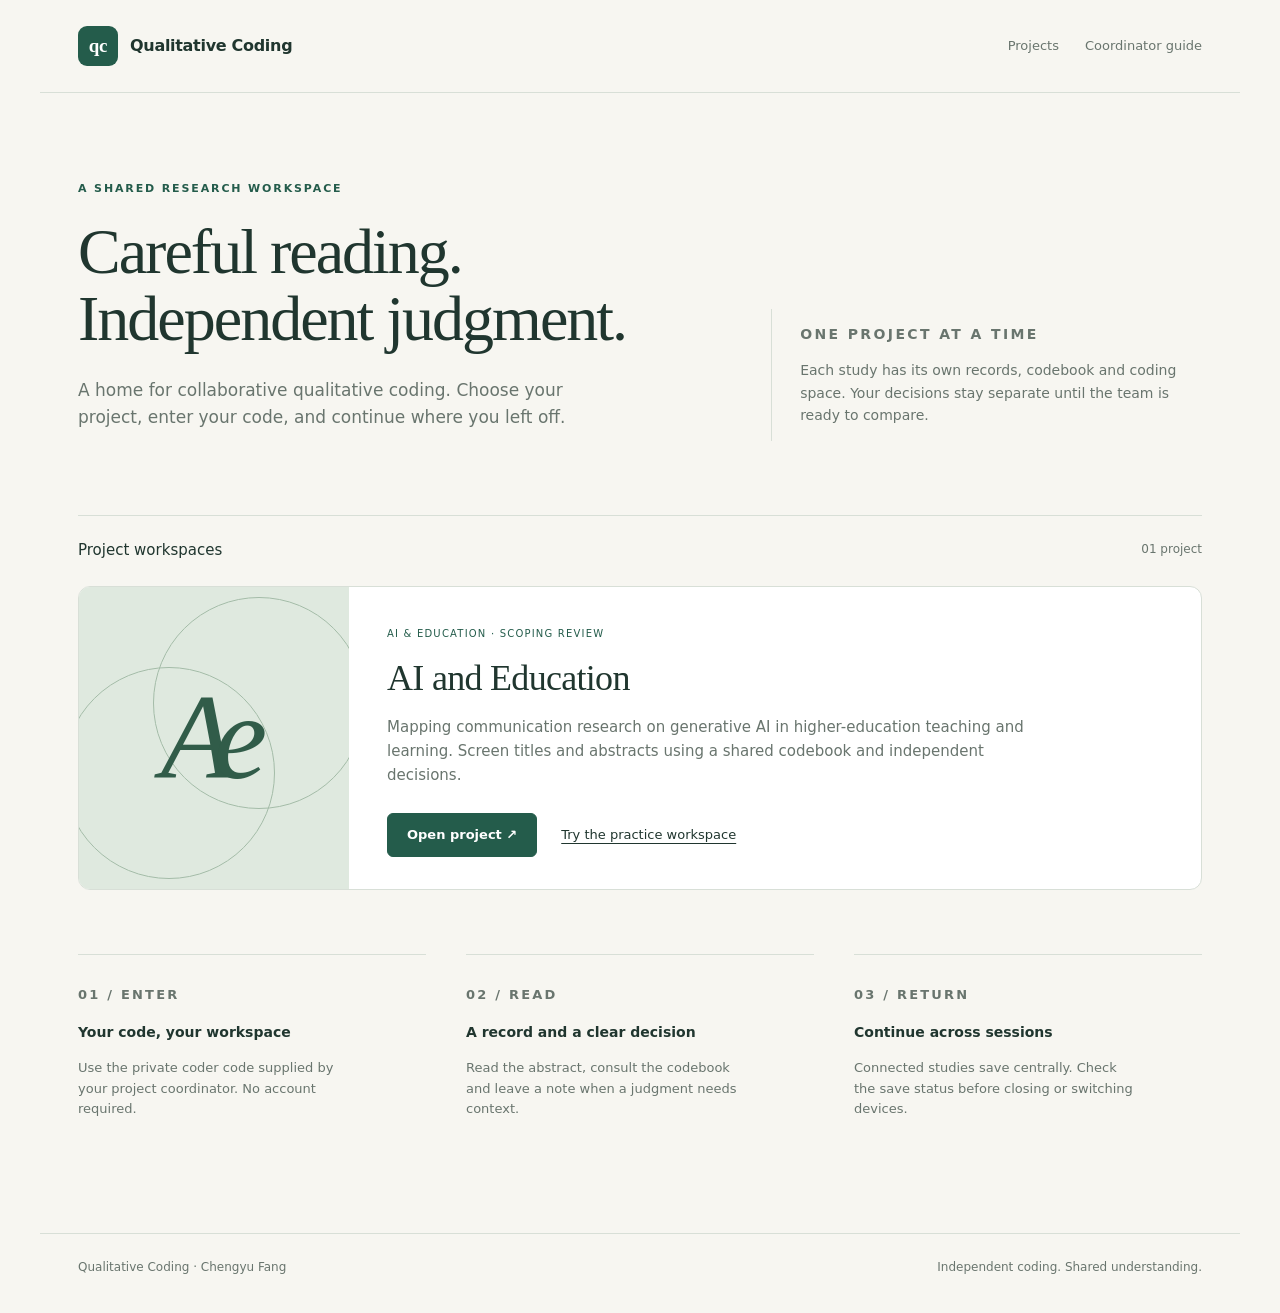
<file: docs/index.html>
<!doctype html><html lang="en"><head><meta charset="utf-8"><meta name="viewport" content="width=device-width,initial-scale=1"><meta name="description" content="A shared workspace for qualitative coding projects, beginning with AI and Education."><title>Qualitative Coding</title><link rel="stylesheet" href="assets/site.css"></head><body>
<header><a class="brand" href="./"><span class="monogram">qc</span>Qualitative Coding</a><nav class="nav" aria-label="Main"><a href="#projects">Projects</a><a href="setup/">Coordinator guide</a></nav></header>
<main><section class="hero"><div><p class="eyebrow">A shared research workspace</p><h1>Careful reading.<br>Independent judgment.</h1><p class="intro">A home for collaborative qualitative coding. Choose your project, enter your code, and continue where you left off.</p></div><aside class="hero-aside"><p class="eyebrow">One project at a time</p><p>Each study has its own records, codebook and coding space. Your decisions stay separate until the team is ready to compare.</p></aside></section>
<section id="projects" aria-labelledby="projectsTitle"><div class="section-label"><h2 id="projectsTitle">Project workspaces</h2><span class="number">01 project</span></div>
<article class="project"><div class="art" aria-hidden="true"><span class="a">Ae</span></div><div class="project-body"><span class="tag">AI &amp; Education · Scoping review</span><h3>AI and Education</h3><p>Mapping communication research on generative AI in higher-education teaching and learning. Screen titles and abstracts using a shared codebook and independent decisions.</p><div class="actions"><a class="button" href="ai-and-education/">Open project <span aria-hidden="true">↗</span></a><a class="text-link" href="ai-and-education/?demo=1">Try the practice workspace</a></div></div></article></section>
<section class="workflow" aria-label="How coding works"><div><p class="eyebrow">01 / Enter</p><b>Your code, your workspace</b><p>Use the private coder code supplied by your project coordinator. No account required.</p></div><div><p class="eyebrow">02 / Read</p><b>A record and a clear decision</b><p>Read the abstract, consult the codebook and leave a note when a judgment needs context.</p></div><div><p class="eyebrow">03 / Return</p><b>Continue across sessions</b><p>Connected studies save centrally. Check the save status before closing or switching devices.</p></div></section></main>
<footer><span>Qualitative Coding · Chengyu Fang</span><span>Independent coding. Shared understanding.</span></footer></body></html>
</file>
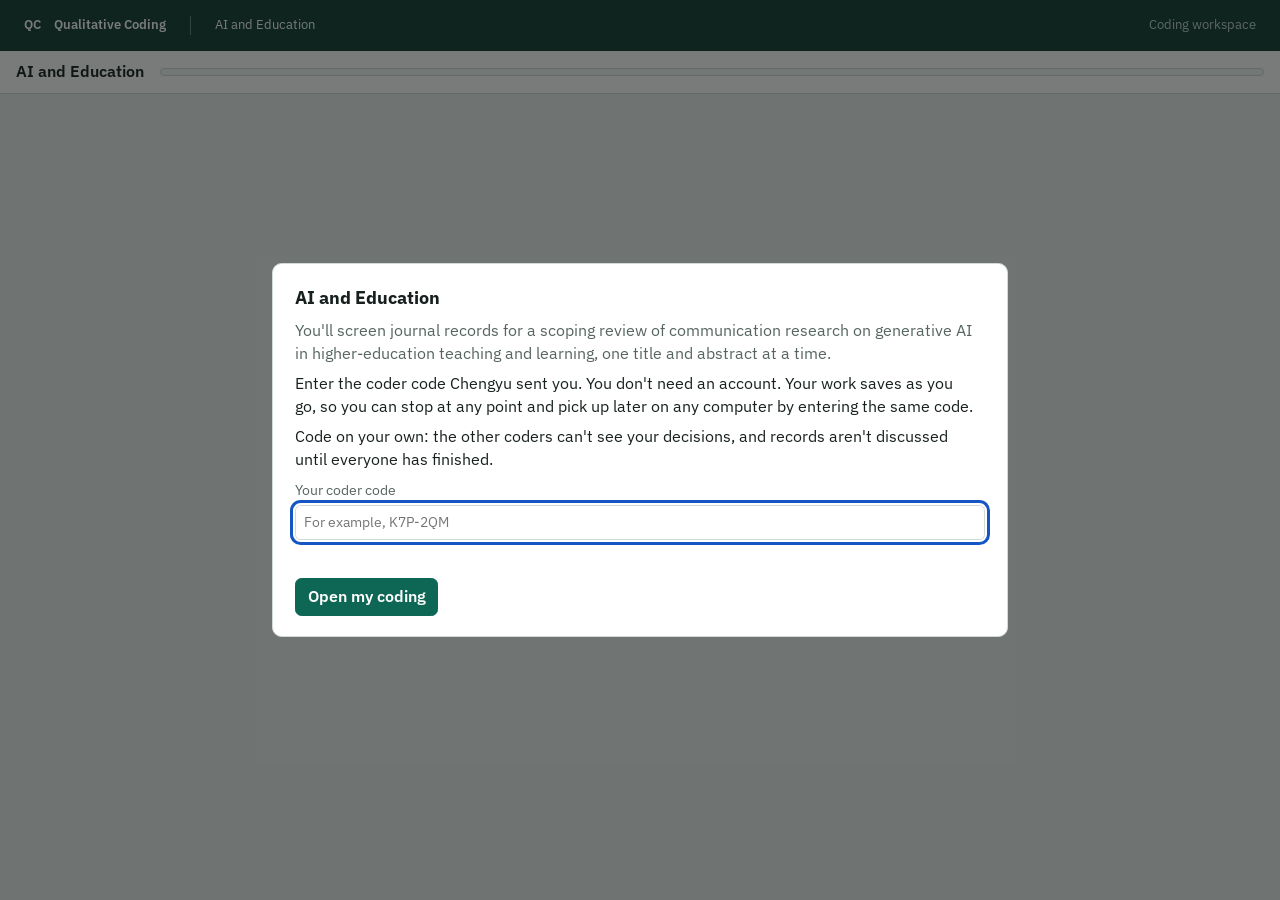
<file: docs/ai-and-education/index.html>
<!DOCTYPE html>
<html lang="en">
<head>
<meta charset="utf-8">

<title>AI and Education · Qualitative Coding</title>
<meta name="author" content="Chengyu Fang">
<link rel="preconnect" href="https://fonts.googleapis.com">
<link rel="preconnect" href="https://fonts.gstatic.com" crossorigin>
<link href="https://fonts.googleapis.com/css2?family=IBM+Plex+Sans:wght@400;500;600&family=Source+Serif+4:opsz,wght@8..60,400;8..60,600&display=swap" rel="stylesheet">
<style>
/* Layout: a reading column for the record beside a sticky coding panel; dialogs for setup, codebook, files and coders. */
:root{
  box-sizing:border-box;
  padding-top:env(safe-area-inset-top,0px); padding-bottom:env(safe-area-inset-bottom,0px);
  --bg:#EDF0EF; --panel:#FFFFFF; --ink:#17201E; --muted:#56655F; --line:#D2DAD7; --soft:#F5F7F6;
  --accent:#0E6655; --accent-ink:#FFFFFF; --focus:#1456C4;
  --hl-ai:#CFE0FF; --hl-he:#CBEBD3; --hl-sch:#FFDDB8; --hl-com:#E6D8FA; --hl-ink:#17201E;
  --inc:#1B7443; --uns:#9A6200; --bkg:#44556B; --exc:#A03B2B;
  --note-bg:#FFF4DD; --note-line:#E9C77E; --toast-bg:#17201E; --toast-ink:#F4F7F6;
  --ui:"IBM Plex Sans",system-ui,-apple-system,"Segoe UI",Roboto,sans-serif;
  --read:"Source Serif 4",Georgia,"Times New Roman",serif;
}
@media (prefers-color-scheme: dark){
  :root:not([data-theme="light"]){
    --bg:#111715; --panel:#1A2220; --ink:#E7EDEB; --muted:#9BADA7; --line:#2D3936; --soft:#202A27;
    --accent:#52C4A8; --accent-ink:#06231C; --focus:#8AB4FF;
    --hl-ai:#21407A; --hl-he:#1F5333; --hl-sch:#6A4313; --hl-com:#4A3378; --hl-ink:#F4F7F6;
    --inc:#59C98A; --uns:#E0A63C; --bkg:#9DB2CF; --exc:#F08A76;
    --note-bg:#33280F; --note-line:#7A5C1E; --toast-bg:#E7EDEB; --toast-ink:#111715;
    color-scheme:dark;
  }
}
:root[data-theme="dark"]{
  --bg:#111715; --panel:#1A2220; --ink:#E7EDEB; --muted:#9BADA7; --line:#2D3936; --soft:#202A27;
  --accent:#52C4A8; --accent-ink:#06231C; --focus:#8AB4FF;
  --hl-ai:#21407A; --hl-he:#1F5333; --hl-sch:#6A4313; --hl-com:#4A3378; --hl-ink:#F4F7F6;
  --inc:#59C98A; --uns:#E0A63C; --bkg:#9DB2CF; --exc:#F08A76;
  --note-bg:#33280F; --note-line:#7A5C1E; --toast-bg:#E7EDEB; --toast-ink:#111715;
  color-scheme:dark;
}
html{scroll-padding-top:env(safe-area-inset-top,0px)}
*,*::before,*::after{box-sizing:inherit}
[hidden]{display:none!important}
body{margin:0;background:var(--bg);color:var(--ink);font-family:var(--ui);font-size:16px;line-height:1.45}
body::before{content:"";position:fixed;inset:0 0 auto;height:env(safe-area-inset-top,0px);z-index:10;background:var(--panel)}
button,select,input,textarea{font:inherit;color:inherit}
button{cursor:pointer}
button:disabled{cursor:not-allowed;opacity:.55}
:focus-visible{outline:3px solid var(--focus);outline-offset:2px}
[tabindex="-1"]:focus{outline:none}
@media (prefers-reduced-motion: reduce){*{transition:none!important;animation:none!important}}

.top{position:sticky;top:env(safe-area-inset-top,0px);z-index:5;background:var(--panel);border-bottom:1px solid var(--line);
  display:flex;flex-wrap:wrap;gap:.5rem 1rem;align-items:center;padding:.6rem 1rem}
.where{font-weight:600;min-width:0}
.where small{display:block;font-weight:400;color:var(--muted);font-size:.85rem}
.bar{flex:1 1 10rem;height:.5rem;background:var(--soft);border:1px solid var(--line);border-radius:.25rem;overflow:hidden;min-width:8rem}
.bar i{display:block;height:100%;background:var(--accent);width:0}
.tools{display:flex;gap:.4rem;flex-wrap:wrap}
.btn{background:var(--panel);border:1px solid var(--line);border-radius:.4rem;padding:.4rem .7rem;color:var(--ink)}
.btn:hover:not(:disabled){border-color:var(--muted)}
.btn.primary{background:var(--accent);color:var(--accent-ink);border-color:var(--accent);font-weight:600}
.btn.quiet{border-color:transparent;background:transparent;color:var(--muted)}
.btn.danger{color:var(--exc)}
.btn[aria-pressed="true"]{border-color:var(--ink);box-shadow:inset 0 0 0 1px var(--ink)}

.banner{background:var(--note-bg);border-bottom:1px solid var(--note-line);color:var(--ink)}
.banner-in{max-width:78rem;margin:0 auto;padding:.6rem 1rem;display:flex;flex-wrap:wrap;gap:.5rem 1rem;align-items:center}
.banner p{margin:0;flex:1 1 18rem;min-width:0}

main{display:grid;grid-template-columns:minmax(0,1fr) 23rem;gap:1.25rem;max-width:78rem;margin:0 auto;padding:1.25rem 1rem 3rem}
@media (max-width:60rem){main{grid-template-columns:minmax(0,1fr)}}
.record{background:var(--panel);border:1px solid var(--line);border-radius:.5rem;padding:1.5rem 1.75rem;min-width:0}
@media (max-width:30rem){.record{padding:1.1rem 1rem}}
.recno{margin:0 0 .4rem;font-size:.8rem;letter-spacing:.06em;text-transform:uppercase;color:var(--muted);font-variant-numeric:tabular-nums}
.record h1{font-family:var(--read);font-weight:600;font-size:1.45rem;line-height:1.25;margin:0 0 .6rem;text-wrap:balance;overflow-wrap:anywhere}
.meta{color:var(--muted);font-size:.92rem;margin:0 0 1.1rem;overflow-wrap:anywhere}
.meta b{color:var(--ink);font-weight:500}
.abstract{font-family:var(--read);font-size:1.09rem;line-height:1.62;max-width:68ch;margin:0;white-space:pre-wrap;overflow-wrap:anywhere}
mark{color:var(--hl-ink);border-radius:.15rem;padding:0 .1rem}
.hl-ai{background:var(--hl-ai)} .hl-he{background:var(--hl-he)} .hl-sch{background:var(--hl-sch)} .hl-com{background:var(--hl-com)}
.legend{display:flex;flex-wrap:wrap;gap:.4rem .9rem;margin:1.2rem 0 0;padding-top:.8rem;border-top:1px solid var(--line);font-size:.85rem;color:var(--muted)}
.legend mark{font-family:var(--ui)}

.coding{align-self:start;position:sticky;top:calc(env(safe-area-inset-top,0px) + 4.2rem);background:var(--panel);border:1px solid var(--line);border-radius:.5rem;padding:1rem 1.1rem;min-width:0}
@media (max-width:60rem){.coding{position:static}}
.q{padding:.55rem 0;border-bottom:1px solid var(--line)}
.q.active .qt{font-weight:600}
.q.skipped{opacity:.5}
.qt{margin:0 0 .4rem;font-size:.95rem}
.opts{display:grid;grid-template-columns:repeat(3,1fr);gap:.35rem}
.opt{background:var(--soft);border:1px solid var(--line);border-radius:.35rem;padding:.38rem .2rem;font-size:.9rem}
.opt kbd{font-family:var(--ui);font-size:.75rem;color:var(--muted);margin-left:.25rem}
.opt[aria-pressed="true"]{background:var(--ink);color:var(--panel);border-color:var(--ink)}
.opt[aria-pressed="true"] kbd{color:var(--panel)}
.field{display:block;margin:.6rem 0 0;font-size:.88rem;color:var(--muted)}
.field input,.field select,.field textarea{display:block;width:100%;margin-top:.25rem;background:var(--panel);border:1px solid var(--line);border-radius:.35rem;padding:.4rem .5rem;color:var(--ink)}
.field textarea{min-height:3.2rem;resize:vertical}
.need{border-color:var(--exc)!important}
.dec{padding:.75rem 0 .2rem}
.dec h2{font-size:.95rem;margin:0 0 .4rem;font-weight:600}
.decs{display:grid;grid-template-columns:repeat(2,1fr);gap:.35rem}
.d{border:1px solid var(--line);background:var(--soft);border-radius:.35rem;padding:.45rem .3rem;font-weight:500}
.d[aria-pressed="true"]{color:var(--panel)}
.d.include[aria-pressed="true"]{background:var(--inc);border-color:var(--inc)}
.d.unsure[aria-pressed="true"]{background:var(--uns);border-color:var(--uns)}
.d.background[aria-pressed="true"]{background:var(--bkg);border-color:var(--bkg)}
.d.exclude[aria-pressed="true"]{background:var(--exc);border-color:var(--exc)}
.hint{font-size:.82rem;color:var(--muted);margin:.35rem 0 0}
.nav{display:flex;gap:.4rem;margin-top:.9rem}
.nav .btn{flex:1}
.status{font-size:.82rem;color:var(--muted);margin:.7rem 0 0;display:flex;gap:.45rem;align-items:flex-start}
.status i{flex:none;width:.55rem;height:.55rem;border-radius:50%;margin-top:.35rem;background:var(--muted)}
.status[data-mode="page"] i{background:var(--inc)}
.status[data-mode="browser"] i{background:var(--uns)}

dialog{border:1px solid var(--line);border-radius:.6rem;background:var(--panel);color:var(--ink);max-width:46rem;width:calc(100% - 2rem);padding:1.25rem 1.4rem;max-height:calc(100% - 2rem)}
dialog.wide{max-width:56rem}
dialog::backdrop{background:rgba(10,16,14,.55)}
dialog h2{margin:0 0 .5rem;font-size:1.15rem;text-wrap:balance}
dialog h3{margin:1.1rem 0 .35rem;font-size:.98rem}
dialog p,dialog li{margin:.4rem 0;max-width:68ch}
dialog ul,dialog ol{padding-left:1.25rem;margin:.3rem 0}
.lede{color:var(--muted)}
.gridmap{display:grid;grid-template-columns:repeat(auto-fill,minmax(2.6rem,1fr));gap:.25rem;margin:.6rem 0;max-height:34vh;overflow:auto}
.cell{border:1px solid var(--line);background:var(--soft);border-radius:.25rem;padding:.25rem 0;font-size:.78rem;text-align:center;font-variant-numeric:tabular-nums;color:var(--ink)}
.cell.include{background:var(--inc);color:var(--panel);border-color:var(--inc)} .cell.unsure{background:var(--uns);color:var(--panel);border-color:var(--uns)}
.cell.background{background:var(--bkg);color:var(--panel);border-color:var(--bkg)} .cell.exclude{background:var(--exc);color:var(--panel);border-color:var(--exc)}
.cell.here{outline:2px solid var(--ink);outline-offset:1px}
.cell.locked{opacity:.45}
.counts{display:flex;flex-wrap:wrap;gap:.3rem 1.1rem;font-size:.9rem;margin:.4rem 0;font-variant-numeric:tabular-nums}
.row{display:flex;flex-wrap:wrap;gap:.4rem;margin-top:.8rem;align-items:center}
.sep{height:1px;background:var(--line);margin:1rem 0}
.panel-note{background:var(--soft);border:1px solid var(--line);border-radius:.4rem;padding:.6rem .8rem;font-size:.9rem}
.msg{font-size:.88rem;color:var(--muted);min-height:1.2em;margin:.5rem 0 0}
details summary{cursor:pointer;color:var(--muted);font-size:.9rem;margin-top:.6rem}
.paste{width:100%;min-height:6rem;margin-top:.4rem;background:var(--panel);border:1px solid var(--line);border-radius:.35rem;padding:.45rem .5rem;font-family:ui-monospace,Menlo,Consolas,monospace;font-size:.8rem}

.book{font-size:.95rem}
.book .crit{display:grid;grid-template-columns:2.2rem minmax(0,1fr);gap:.2rem .6rem;margin:.5rem 0}
.book .crit b.n{font-variant-numeric:tabular-nums;color:var(--accent);font-weight:600}
.book .crit p{margin:0 0 .35rem}
.tablewrap{overflow-x:auto;margin:.4rem 0}
table{border-collapse:collapse;width:100%;font-size:.9rem}
th,td{text-align:left;vertical-align:top;padding:.4rem .55rem;border-bottom:1px solid var(--line)}
th{font-weight:600;color:var(--muted);font-size:.82rem;letter-spacing:.02em}
td.num{font-variant-numeric:tabular-nums;white-space:nowrap}
.pill{display:inline-block;font-size:.78rem;border-radius:999px;padding:.05rem .5rem;border:1px solid var(--line);color:var(--muted);white-space:nowrap}
.pill.on{border-color:var(--inc);color:var(--inc)}
.lab{display:inline-block;min-width:5.6rem;font-weight:600}
.lab.include{color:var(--inc)} .lab.unsure{color:var(--uns)} .lab.background{color:var(--bkg)} .lab.exclude{color:var(--exc)}

.loading{max-width:78rem;margin:2.5rem auto;padding:0 1rem;color:var(--muted)}
.toast{position:fixed;left:50%;bottom:calc(1rem + env(safe-area-inset-bottom,0px));transform:translateX(-50%);z-index:20;
  background:var(--toast-bg);color:var(--toast-ink);border-radius:.5rem;padding:.6rem .9rem;font-size:.92rem;max-width:min(36rem,calc(100% - 2rem));
  box-shadow:0 6px 24px rgba(0,0,0,.25)}
.project-brand{display:flex;align-items:center;gap:24px;padding:16px 24px;background:#163f36;color:#fff;font-size:13px}.project-brand a{color:#fff;text-decoration:none;font-weight:600}.project-brand a span{margin-left:10px}.project-name{border-left:1px solid #63877e;padding-left:24px}#modeLabel{margin-left:auto;color:#c4d6cf}.connection-notice{max-width:740px;margin:10vh auto;padding:32px}.connection-notice h1{font-family:var(--read);font-size:42px;line-height:1.12}.connection-notice .btn{display:inline-block;margin:12px 8px 12px 0;text-decoration:none}.eyebrow{font-size:12px;letter-spacing:.14em;color:var(--accent)}@media(max-width:600px){.project-brand{gap:12px;padding:14px}.project-brand a span{display:none}.project-name{padding-left:12px}#modeLabel{font-size:11px}.connection-notice{margin:4vh auto;padding:24px}.connection-notice h1{font-size:32px}}
</style>
</head>
<body>
<nav class="project-brand"><a href="../">QC <span>Qualitative Coding</span></a><span class="project-name">AI and Education</span><span id="modeLabel">Coding workspace</span></nav>
<header class="top">
  <div class="where"><span id="whereMain">AI and Education</span><small id="whereSub"></small></div>
  <div class="bar" aria-hidden="true"><i id="barFill"></i></div>
  <div class="tools" id="tools" hidden>
    <button class="btn" id="hlBtn" type="button" aria-pressed="true" title="Shortcut: H">Highlights</button>
    <button class="btn" id="mapBtn" type="button">Progress</button>
    <button class="btn" id="bookBtn" type="button">Codebook</button>
  </div>
</header>

<div class="banner" id="banner" hidden>
  <div class="banner-in"><p id="bannerText"></p><button class="btn quiet" id="bannerClose" type="button">Dismiss</button></div>
</div>

<section id="connectionNotice" class="connection-notice" hidden><p class="eyebrow">AI AND EDUCATION</p><h1>Your coding workspace is taking shape.</h1><p>The study connection has not been activated yet. Once it is ready, enter your coder code here to begin or resume.</p><a class="btn primary" href="?demo=1">Explore the practice workspace</a><a class="btn" href="../setup/">Coordinator setup</a><p class="hint">Practice uses fictional records and does not save to the study.</p></section>
<p class="loading" id="loading">Opening the coding site&hellip;</p>

<main id="work" hidden>
  <article class="record" aria-live="polite">
    <p class="recno" id="recno"></p>
    <h1 id="title"></h1>
    <p class="meta" id="meta"></p>
    <p class="abstract" id="abstract"></p>
    <div class="legend" id="legend">
      <span><mark class="hl-ai">AI terms</mark></span>
      <span><mark class="hl-he">Higher-education terms</mark></span>
      <span><mark class="hl-sch">School-level terms</mark></span>
      <span><mark class="hl-com">Communication theories and processes</mark></span>
    </div>
  </article>

  <aside class="coding" aria-label="Coding">
    <div id="questions"></div>
    <label class="field" id="theoryWrap" hidden>Theory, model or concept the abstract names
      <input id="theory" type="text" autocomplete="off" placeholder="In the paper's own words">
    </label>
    <label class="field" id="codeWrap" hidden>Reason for excluding
      <select id="code"></select>
    </label>
    <div class="dec">
      <h2>Decision</h2>
      <div class="decs">
        <button class="d include" id="decInclude" type="button" data-d="include">Include</button>
        <button class="d unsure" id="decUnsure" type="button" data-d="unsure">Unsure</button>
        <button class="d background" id="decBackground" type="button" data-d="background">Background</button>
        <button class="d exclude" id="decExclude" type="button" data-d="exclude">Exclude</button>
      </div>
      <p class="hint" id="decHint"></p>
    </div>
    <label class="field">Notes (optional)
      <textarea id="notes" placeholder="Anything you hesitated over. Notes are read when the decisions are compared."></textarea>
    </label>
    <div class="nav">
      <button class="btn" id="prev" type="button">Previous</button>
      <button class="btn primary" id="next" type="button">Next record</button>
    </div>
    <p class="status" id="status" data-mode="checking"><i aria-hidden="true"></i><span id="statusText"></span></p>
  </aside>
</main>

<div class="toast" id="toast" role="status" aria-live="polite" hidden></div>

<dialog id="startDlg" aria-labelledby="startTitle">
  <h2 id="startTitle">AI and Education</h2>
  <p class="lede">You'll screen journal records for a scoping review of communication research on generative AI in higher-education teaching and learning, one title and abstract at a time.</p>
  <p>Enter the coder code Chengyu sent you. You don't need an account. Your work saves as you go, so you can stop at any point and pick up later on any computer by entering the same code.</p>
  <p>Code on your own: the other coders can't see your decisions, and records aren't discussed until everyone has finished.</p>
  <label class="field" for="codeInput">Your coder code
    <input id="codeInput" type="text" autocomplete="off" autocapitalize="characters" spellcheck="false" maxlength="20" placeholder="For example, K7P-2QM">
  </label>
  <p class="msg" id="startMsg"></p>
  <div class="row"><button class="btn primary" id="startBtn" type="button">Open my coding</button></div>
</dialog>

<dialog id="bookDlg" class="wide" aria-labelledby="bookTitle">
  <div class="book" id="bookBody"><h2 id="bookTitle">Codebook</h2></div>
  <p class="msg" id="bookFirst" hidden>Read this once before your first record. It stays available from Codebook in the top bar.</p>
  <div class="row"><button class="btn primary" id="closeBook" type="button">Close</button></div>
</dialog>

<dialog id="mapDlg" class="wide" aria-labelledby="mapTitle">
  <h2 id="mapTitle">Your progress</h2>
  <div class="counts" id="counts"></div>
  <div class="gridmap" id="gridmap"></div>
  <div class="row"><button class="btn" id="jumpBtn" type="button">Go to the first record you haven't coded</button></div>
  <div class="sep"></div>
  <h3>Saving</h3>
  <p id="saveExplain"></p>
  <details><summary>If the site can't save for a long time</summary>
    <p>Copy your work as text and email it to Chengyu, so nothing is lost.</p>
    <div class="row"><button class="btn" id="showText" type="button">Show my work as text</button></div>
    <textarea class="paste" id="copyBox" readonly hidden aria-label="Your work as text"></textarea>
  </details>
  <div class="sep"></div>
  <div class="row"><button class="btn" id="closeMap" type="button">Close</button><button class="btn quiet" id="switchBtn" type="button">Use a different coder code</button></div>
</dialog>

<dialog id="gateDlg" aria-labelledby="gateTitle">
  <h2 id="gateTitle"></h2>
  <p id="gateText"></p>
  <p id="gateText2"></p>
  <div class="row">
    <button class="btn" id="gateStay" type="button">Back to the records</button>
    <button class="btn" id="gateCheck" type="button">Check whether the test set is open</button>
    <button class="btn primary" id="gateGo" type="button">Start the test set</button>
  </div>
  <p class="msg" id="gateMsg"></p>
</dialog>

<script src="config.js"></script>
<script src="../assets/transport.js"></script>
<script>
(function(){
"use strict";
var $ = function(id){ return document.getElementById(id); };
var DEFAULT_QS = [
  {k:"topic", t:"About AI or generative AI in teaching or learning?", code:"E1"},
  {k:"setting", t:"Set in higher education?", code:"E2"},
  {k:"comm", t:"Uses a theory, model or concept related to communication, or studies a communication process?", code:"E3"},
  {k:"pub", t:"A peer-reviewed journal publication, in English, from 30 November 2022 on?", code:"E6"}
];
var DEFAULT_CODES = [
  ["E1","Not about AI in teaching or learning"],["E2","Not higher education"],
  ["E3","No communication theory and no communication process"],
  ["E4","Technology-acceptance, adoption or attitude study with no communication-related theory"],
  ["E5","Technical paper or tool description"],["E6","Not a peer-reviewed journal publication"],
  ["E7","Not English"],["E8","Published before 30 November 2022"],["E9","Duplicate"]
];
var QS = DEFAULT_QS.map(function(q){ return {k:q.k, t:q.t, code:q.code}; }), CODES = DEFAULT_CODES.slice();
var RECS = [], N = 0, SETS = {dev:[], test:[]}, IDX = {}, HAS_DEV = false, HAS_TEST = false, FIRST_TEST = -1;
var TOTALS = {dev:0, test:0}, SETTINGS = {testOpen:false, codebook:"", message:""};
var CODE = "", CODER = "";
var state = {records:{}, posN:null, hl:true, updated:0};
var pending = {}, inflight = false, timer = null, delay = 0, savedAt = 0, reachable = true;
var pos = 0, testConfirmed = false;

/* ---------- this browser ---------- */
function store(k, v){ try{ localStorage.setItem(k, JSON.stringify(v)); return true; }catch(e){ return false; } }
function load(k){ try{ var s = localStorage.getItem(k); return s ? JSON.parse(s) : null; }catch(e){ return null; } }
function forget(k){ try{ localStorage.removeItem(k); }catch(e){} }
function norm(c){ return String(c || "").toUpperCase().replace(/[^A-Z0-9]/g, ""); }
function key(){ return window.QC.namespace + "work:" + norm(CODE); }
function cacheKey(c){ return window.QC.namespace + "cache:" + norm(c); }

/* ---------- the server ---------- */
function call(fn){ return window.QC.call(fn, Array.prototype.slice.call(arguments, 1)); }

/* ---------- opening a coder's work ---------- */
function showStart(msg){
  $("loading").hidden = true; $("work").hidden = true; $("startMsg").textContent = msg || "";
  if(!$("startDlg").open){ try{ $("startDlg").showModal(); }catch(e){} }
  $("codeInput").focus();
}
function remember(res){ store(cacheKey(res.code), {coder: res.coder, code: res.code, records: res.records, codebook: res.codebook, settings: res.settings, totals: res.totals}); }
function begin(code){
  code = String(code || "").trim();
  if(!norm(code)){ showStart("Type the code Chengyu sent you."); return; }
  $("startBtn").disabled = true;
  if($("startDlg").open) $("startMsg").textContent = "Opening your coding…"; else $("loading").hidden = false;
  call("start", code).then(function(res){
    $("startBtn").disabled = false;
    if(!res || !res.ok){
      if(res && res.error === "unknown_code"){ forget(window.QC.namespace + "last"); showStart("That code isn't recognised. Check it against the one Chengyu sent you."); }
      else showStart("The site couldn't open your coding. Try again in a moment.");
      return;
    }
    store(window.QC.namespace + "last", res.code); remember(res);
    apply(res, true);
  }, function(err){
    $("startBtn").disabled = false;
    var cache = load(cacheKey(code));
    if(cache && cache.records){
      apply({ok:true, code:cache.code || code, coder:cache.coder, records:cache.records, codebook:cache.codebook, settings:cache.settings, totals:cache.totals, saved:{}}, false);
      reachable = false; renderStatus();
      toast("The site's server didn't answer. Keep coding: your work stays in this browser and is sent when the connection is back.");
      schedule(5000);
    } else {
      showStart(String(err && err.message || "").indexOf("not set up") >= 0 ? "The site isn't set up yet. Let Chengyu know." : "The site's server didn't answer. Check your connection and try again.");
    }
  });
}
function apply(res, fresh){
  var firstOpen = !CODE;
  CODE = res.code; CODER = res.coder || "Coder";
  SETTINGS = res.settings || SETTINGS; TOTALS = res.totals || TOTALS;
  var qs = SETTINGS.questions || {};
  QS = DEFAULT_QS.map(function(q){ return {k:q.k, t:qs[q.k] || q.t, code:q.code}; });
  RECS = (res.records || []).slice().sort(function(a, b){ return (a.set === b.set ? 0 : (a.set === "dev" ? -1 : 1)) || a.n - b.n; });
  N = RECS.length; SETS = {dev:[], test:[]}; IDX = {};
  RECS.forEach(function(r, i){ (SETS[r.set] = SETS[r.set] || []).push(i); IDX[r.n] = i; });
  HAS_DEV = SETS.dev.length > 0; HAS_TEST = TOTALS.test > 0; FIRST_TEST = SETS.test.length ? SETS.test[0] : -1;
  if(!N){ CODE = ""; showStart("There are no records to code yet. Let Chengyu know."); return; }
  buildBook(res.codebook || []);
  var mine = load(key()) || {records:{}, posN:null, hl:true, updated:0};
  if(!mine.records) mine.records = {};
  var server = res.saved || {};
  Object.keys(server).forEach(function(n){
    var a = mine.records[n], b = server[n];
    if(!a || (b.ts || 0) >= (a.ts || 0)) mine.records[n] = b;
  });
  Object.keys(mine.records).forEach(function(n){
    var a = mine.records[n], b = server[n];
    if(a && a.ts && (!b || (a.ts || 0) > (b.ts || 0))) pending[n] = true;   /* changed here and not yet on the server */
  });
  state = mine; store(key(), state);
  buildQuestions();
  placeAt();
  if(hasWork()){ var f = firstUncoded(); if(f >= 0 && isDone(state.records[RECS[pos].n])) pos = f; }
  if($("startDlg").open) $("startDlg").close();
  $("loading").hidden = true; $("work").hidden = false; $("tools").hidden = false;
  render(); renderStatus(); renderBanner(); openedAt = Date.now();
  if(Object.keys(pending).length) schedule(500);
  if(firstOpen){
    if(!hasWork() && fresh){ openBook(true); toast("Welcome, " + CODER + "."); }
    else toast("Welcome back, " + CODER + ". You're at record no. " + RECS[pos].n + ".");
  }
}

/* ---------- saving ---------- */
function touch(n){
  state.updated = Date.now(); store(key(), state);
  if(n !== undefined && n !== null){ pending[n] = true; schedule(700); }
  renderStatus();
}
function schedule(ms){ clearTimeout(timer); timer = setTimeout(flush, ms); }
function flush(){
  if(inflight || !CODE) return;
  var ns = Object.keys(pending); if(!ns.length) return;
  var items = ns.map(function(n){
    var r = state.records[n] || {};
    return {n:Number(n), topic:r.topic || null, setting:r.setting || null, comm:r.comm || null, pub:r.pub || null, decision:r.decision || "", code:r.code || "",
      theory:r.theory || "", notes:r.notes || "", manual:!!r.manual, secs:r.secs || 0, hl:r.hl !== false, ts:r.ts || 0};
  });
  var sent = {}; items.forEach(function(it){ sent[it.n] = it.ts; });
  inflight = true; renderStatus();
  call("save", CODE, items).then(function(res){
    inflight = false;
    if(!res || !res.ok){
      if(res && res.error === "unknown_code"){ reachable = true; renderStatus("Your code has been switched off, so your changes can't be saved. Let Chengyu know."); return; }
      if(res && res.error === "test_locked"){ renderStatus("The test set is locked. Finish and save development coding, then check again."); return; }
      return failed();
    }
    Object.keys(sent).forEach(function(n){ var r = state.records[n]; if(!r || (r.ts || 0) <= sent[n]) delete pending[n]; });
    savedAt = Date.now(); delay = 0; reachable = true; renderStatus();
    if(Object.keys(pending).length) schedule(300);
  }, function(){ inflight = false; failed(); });
}
function failed(){ reachable = false; delay = Math.min(delay ? delay * 2 : 4000, 60000); schedule(delay); renderStatus(); }
window.addEventListener("online", function(){ schedule(200); });
document.addEventListener("visibilitychange", function(){ if(document.hidden){ bank(); if(CODE) store(key(), state); flush(); } else { openedAt = Date.now(); } });
window.addEventListener("beforeunload", function(e){ bank(); if(CODE) store(key(), state); if(Object.keys(pending).length){ e.preventDefault(); e.returnValue = ""; } });

function hhmm(t){ var d = new Date(t); return ("0" + d.getHours()).slice(-2) + ":" + ("0" + d.getMinutes()).slice(-2); }
function renderStatus(msg){
  var el = $("status"), waiting = Object.keys(pending).length, t;
  if(msg) t = msg;
  else if(!reachable && waiting) t = "The server isn't answering. " + waiting + " change" + (waiting === 1 ? " is" : "s are") + " kept in this browser, and the page keeps trying to send " + (waiting === 1 ? "it." : "them.");
  else if(waiting || inflight) t = "Saving…";
  else if(savedAt) t = "All your changes are saved. Last saved at " + hhmm(savedAt) + ".";
  else t = "Your work saves as you go.";
  if(window.QC.demo) t = "Practice only · saved in this browser. No study data is sent.";
  el.dataset.mode = (!reachable && waiting) ? "browser" : "page";
  $("statusText").textContent = t;
  $("saveExplain").textContent = window.QC.demo ? "Practice choices stay in this browser only. They do not enter the study and will not follow you to another device. Open the live project and use your own coder code when the coordinator activates the study." : "Each change is saved to the study's database as the connection allows. Wait for the saved confirmation before switching computers. To resume, open the site and enter your code, " + CODE + ". If the connection drops, the page keeps your changes in this browser and sends them when it's back.";
}
function openBook(first){
  $("bookFirst").hidden = !first;
  if(!$("bookDlg").open){ try{ $("bookDlg").showModal(); }catch(e){} }
  var t = $("bookTitle"); if(t){ t.setAttribute("tabindex", "-1"); try{ t.focus({preventScroll: true}); }catch(e){} }
  $("bookDlg").scrollTop = 0;
}
function renderBanner(){ var m = String(SETTINGS.message || "").trim(); $("banner").hidden = !m; $("bannerText").textContent = m; }

/* ---------- codebook ---------- */
function el(tag, cls, text){ var e = document.createElement(tag); if(cls) e.className = cls; if(text !== undefined) e.textContent = text; return e; }
function buildBook(rows){
  var box = $("bookBody"); box.textContent = "";
  var reasons = [], list = null, table = null, tableKind = "", crit = null;
  var heading = function(text){ var h = el("h2", "", text); if(!$("bookTitle")) h.id = "bookTitle"; box.appendChild(h); };
  if(!rows.length){ heading("Codebook"); box.appendChild(el("p", "", "The codebook couldn't be loaded. Ask Chengyu for a copy before you start.")); }
  rows.forEach(function(r){
    var kind = String(r.kind || "").toLowerCase(), k = String(r.key || ""), t = String(r.text || "");
    if(kind !== "li") list = null;
    if(kind !== tableKind){ table = null; tableKind = ""; }
    if(kind !== "more" && kind !== "crit") crit = null;
    if(kind === "title") heading(t.replace("{version}", SETTINGS.codebook || ""));
    else if(kind === "lede") box.appendChild(el("p", "lede", t));
    else if(kind === "h") box.appendChild(el("h3", "", t));
    else if(kind === "p") box.appendChild(el("p", "", t));
    else if(kind === "li"){ if(!list){ list = el("ul"); box.appendChild(list); } list.appendChild(el("li", "", t)); }
    else if(kind === "crit"){
      var c = el("div", "crit"), m = /^(\d+)\.?\s*(.*)$/.exec(k) || [null, "", k];
      c.appendChild(el("b", "n", m[1])); crit = el("div");
      var p = el("p"); if(m[2]) p.appendChild(el("b", "", m[2].replace(/\.$/, "") + ". ")); p.appendChild(document.createTextNode(t));
      crit.appendChild(p); c.appendChild(crit); box.appendChild(c);
    }
    else if(kind === "more"){ (crit || box).appendChild(el("p", "", t)); }
    else if(kind === "label"){ var p2 = el("p"); p2.appendChild(el("span", "lab " + k.toLowerCase(), k)); p2.appendChild(document.createTextNode(" " + t)); box.appendChild(p2); }
    else if(kind === "reason" || kind === "register"){
      if(!table){
        var wrap = el("div", "tablewrap"), th = el("thead"), tr0 = el("tr"); table = el("table");
        (kind === "reason" ? ["Reason", "Meaning"] : ["Theory, model or concept", "Ruling"]).forEach(function(h){ var x = el("th", "", h); x.scope = "col"; tr0.appendChild(x); });
        th.appendChild(tr0); table.appendChild(th); table.appendChild(el("tbody")); wrap.appendChild(table); box.appendChild(wrap); tableKind = kind;
      }
      var tr = el("tr"); tr.appendChild(el("td", kind === "reason" ? "num" : "", k)); tr.appendChild(el("td", "", t)); table.tBodies[0].appendChild(tr);
      if(kind === "reason" && k.trim()) reasons.push([k.trim(), t.trim()]);
    }
  });
  CODES = reasons.length ? reasons : DEFAULT_CODES.slice();
  var sel = $("code"); sel.textContent = ""; var o0 = el("option", "", "Choose a reason"); o0.value = ""; sel.appendChild(o0);
  CODES.forEach(function(c){ var o = el("option", "", c[0] + " " + c[1]); o.value = c[0]; sel.appendChild(o); });
}

/* ---------- coding logic ---------- */
function isDone(r){ return !!r && !!r.decision && (r.decision !== "exclude" || !!r.code); }
function counts(){
  var c = {dev:{done:0, total:TOTALS.dev, by:{}}, test:{done:0, total:TOTALS.test, by:{}}};
  Object.keys(state.records).forEach(function(n){ var r = state.records[n], i = IDX[n]; if(i === undefined || !isDone(r)) return; var s = c[RECS[i].set]; if(!s) return; s.done++; s.by[r.decision] = (s.by[r.decision] || 0) + 1; });
  return c;
}
function devLeft(){ return SETS.dev.filter(function(i){ return !isDone(state.records[RECS[i].n]); }).length; }
function hasWork(){ return Object.keys(state.records).some(function(n){ return IDX[n] !== undefined && isDone(state.records[n]); }); }
function testStarted(){ return SETS.test.some(function(i){ var r = state.records[RECS[i].n]; return !!(r && (r.decision || r.topic)); }); }
function allowed(i){ return !(HAS_DEV && RECS[i].set === "test") || (devLeft() === 0 && SETTINGS.testOpen); }
function firstUncoded(){ for(var i = 0; i < N; i++){ if(allowed(i) && !isDone(state.records[RECS[i].n])) return i; } return -1; }
function rec(n){ var r = state.records[n]; if(!r){ r = {topic:null, setting:null, comm:null, pub:null, decision:null, code:"", theory:"", notes:"", manual:false, secs:0, ts:0}; state.records[n] = r; } return r; }
function autoDecision(r){
  var a = QS.map(function(q){ return r[q.k]; });
  if(a.indexOf("n") >= 0) return "exclude";
  if(a.every(function(x){ return x === "y"; })) return "include";
  if(a.every(function(x){ return !!x; })) return "unsure";
  return null;
}
function autoCode(r){ for(var i = 0; i < QS.length; i++){ if(r[QS[i].k] === "n") return QS[i].code; } return ""; }
function fitCode(r){ var a = autoCode(r); if(a === "E6" && (r.code === "E7" || r.code === "E8")) return r.code; return a; }
function activeQ(r){ if(r.manual) return -1; for(var i = 0; i < QS.length; i++){ if(r[QS[i].k] === "n") return -1; if(!r[QS[i].k]) return i; } return -1; }
var sitting = 0;
function stamp(r, was){
  r.ts = Date.now(); r.hl = state.hl; state.posN = RECS[pos].n; touch(RECS[pos].n);
  if(!was && isDone(r)){ sitting++; if(sitting % 15 === 0) toast(sitting + " records coded this sitting. A good point for a break; your work is saved."); }
}
function answer(i, v){
  var r = rec(RECS[pos].n), was = isDone(r);
  r[QS[i].k] = (r[QS[i].k] === v) ? null : v;
  if(!r.manual){ r.decision = autoDecision(r); r.code = r.decision === "exclude" ? fitCode(r) : (r.code === "E7" || r.code === "E8" ? r.code : ""); }
  stamp(r, was); render();
}
function decide(d){
  var r = rec(RECS[pos].n), was = isDone(r), auto = autoDecision(r);
  r.decision = d; r.manual = (d !== auto);
  if(d === "exclude"){ if(!r.code) r.code = autoCode(r); } else { r.code = ""; }
  stamp(r, was); render();
}

/* ---------- time on record ---------- */
var openedAt = Date.now();
function bank(){ if(!N) return; var r = state.records[RECS[pos].n]; var s = Math.min((Date.now() - openedAt) / 1000, 600); if(r && s > 0.5){ r.secs = Math.round(((r.secs || 0) + s) * 10) / 10; } openedAt = Date.now(); }

/* ---------- highlights ---------- */
var HL = new RegExp([
  "(?<ai>\\b(?:generative (?:AI|artificial intelligence)|gen-?AI|ChatGPT|GPT-?\\d[\\w.]*|large language models?|LLMs?|chatbots?|artificial intelligence|AI|conversational agents?|Copilot|Gemini|DeepSeek)\\b)",
  "(?<sch>\\b(?:K-?12|primary schools?|elementary schools?|secondary schools?|high schools?|middle schools?|kindergartens?|pupils|schoolteachers?|school teachers?)\\b)",
  "(?<he>\\b(?:higher education|universit(?:y|ies)|colleges?|undergraduates?|postgraduates?|graduate students?|doctoral|PhD|faculty|professors?|instructors?|lecturers?|tertiary|supervisors?|supervision)\\b)",
  "(?<com>\\b(?:social presence|communit(?:y|ies) of inquiry|teaching presence|cognitive presence|computers are social actors|CASA|human[-\\u2013 ]machine communication|AI-mediated communication|credibility|immediacy|rapport|clarity|expectancy violations?|privacy management|uncertainty reduction|framing|symbolic interactionism|dialogic|dialogue|rhetoric\\w*|authorship|parasocial|anthropomorph\\w+|activity theory|sociocultural|Vygotsk\\w+|affordances?|actor[- ]network|diffusion of innovations?|uses and gratifications|self-disclosure|disclos\\w+|interpersonal|relational|relationships?|feedback|trust|communicat\\w+|discourse|sense-?making|semiotic\\w*|politeness|facework|willingness to communicate|social support)\\b)"
].join("|"), "gi");
function paint(node, text){
  node.textContent = "";
  if(!state.hl){ node.textContent = text; return; }
  var last = 0, m; HL.lastIndex = 0;
  while((m = HL.exec(text)) !== null){
    if(m.index > last) node.appendChild(document.createTextNode(text.slice(last, m.index)));
    var g = m.groups, k = g.ai !== undefined ? "ai" : g.sch !== undefined ? "sch" : g.he !== undefined ? "he" : "com";
    var s = document.createElement("mark"); s.className = "hl-" + k; s.textContent = m[0]; node.appendChild(s);
    last = m.index + m[0].length; if(m[0].length === 0) HL.lastIndex++;
  }
  if(last < text.length) node.appendChild(document.createTextNode(text.slice(last)));
}

/* ---------- rendering ---------- */
function buildQuestions(){
  var box = $("questions"); box.textContent = "";
  QS.forEach(function(q, i){
    var d = el("div", "q"); d.id = "q" + i;
    d.appendChild(el("p", "qt", (i + 1) + ". " + q.t));
    var o = el("div", "opts");
    [["y","Yes","Y"],["n","No","N"],["u","Cannot tell","U"]].forEach(function(x){
      var b = el("button", "opt"); b.type = "button"; b.dataset.v = x[0]; b.id = "q" + i + x[0];
      b.appendChild(document.createTextNode(x[1])); b.appendChild(el("kbd", "", x[2]));
      b.addEventListener("click", function(){ answer(i, x[0]); }); o.appendChild(b);
    });
    d.appendChild(o); box.appendChild(d);
  });
}
function render(){
  if(!N) return;
  var cur = RECS[pos], list = SETS[cur.set];
  $("whereMain").textContent = (cur.set === "dev" ? "Development set" : "Test set") + ", " + (list.indexOf(pos) + 1) + " of " + list.length;
  var c = counts(), sub = [];
  if(HAS_DEV) sub.push("Development " + c.dev.done + " of " + c.dev.total + " coded");
  if(HAS_TEST) sub.push("Test " + c.test.done + " of " + c.test.total + (SETTINGS.testOpen ? "" : ", opens later"));
  $("whereSub").textContent = CODER + " · " + sub.join(" · ");
  var cs = c[cur.set]; $("barFill").style.width = (100 * cs.done / Math.max(1, cs.total)) + "%";
  $("recno").textContent = "Record no. " + cur.n;
  $("title").textContent = cur.title;
  var meta = $("meta"); meta.textContent = "";
  [[cur.authors, false], [cur.venue, true], [cur.year, false], [cur.type ? "labelled " + cur.type.replace(/-/g, " ") : "", false]].forEach(function(x){
    if(!x[0]) return; if(meta.childNodes.length) meta.appendChild(document.createTextNode("; "));
    if(x[1]) meta.appendChild(el("b", "", x[0])); else meta.appendChild(document.createTextNode(String(x[0])));
  });
  paint($("abstract"), cur.abstract || "(No abstract)");
  $("legend").hidden = !state.hl; $("hlBtn").setAttribute("aria-pressed", state.hl ? "true" : "false");
  var r = rec(cur.n), act = activeQ(r), blocked = false;
  QS.forEach(function(q, i){
    var d = $("q" + i); d.classList.toggle("active", i === act); d.classList.toggle("skipped", blocked && !r[q.k]);
    Array.prototype.forEach.call(d.querySelectorAll(".opt"), function(b){ b.setAttribute("aria-pressed", r[q.k] === b.dataset.v ? "true" : "false"); });
    if(r[q.k] === "n") blocked = true;
  });
  $("theoryWrap").hidden = !(r.comm === "y" || r.comm === "u" || r.decision === "include"); if(document.activeElement !== $("theory")) $("theory").value = r.theory || "";
  $("codeWrap").hidden = r.decision !== "exclude"; $("code").value = r.code || ""; $("code").classList.toggle("need", r.decision === "exclude" && !r.code);
  Array.prototype.forEach.call(document.querySelectorAll(".d"), function(b){ b.setAttribute("aria-pressed", r.decision === b.dataset.d ? "true" : "false"); });
  var hint;
  if(!r.decision) hint = "Answer the questions, or pick a decision yourself.";
  else if(r.manual) hint = "You set this decision yourself.";
  else if(r.decision === "exclude" && ["E1","E2","E3"].indexOf(r.code) >= 0) hint = "Filled in from your answers. If the record fits one of the two background kinds in the codebook, choose Background.";
  else hint = "Filled in from your answers. Change it if you disagree.";
  $("decHint").textContent = hint;
  if(document.activeElement !== $("notes")) $("notes").value = r.notes || "";
  $("prev").disabled = pos === 0;
  var lastDev = HAS_DEV ? SETS.dev[SETS.dev.length - 1] : -1, label = "Next record";
  if(pos === lastDev && HAS_TEST) label = "Finish the development set";
  else if(pos === N - 1) label = "Finish";
  $("next").textContent = label;
}
var toastTimer = null;
function toast(t){ var e = $("toast"); e.textContent = t; e.hidden = false; clearTimeout(toastTimer); toastTimer = setTimeout(function(){ e.hidden = true; }, 7000); }

/* ---------- moving between records ---------- */
function placeAt(){
  var i = (state.posN !== null && state.posN !== undefined && IDX[state.posN] !== undefined) ? IDX[state.posN] : 0;
  if(!allowed(i)){ var f = firstUncoded(); i = f >= 0 ? f : 0; }
  pos = i;
}
function go(i){
  bank();
  if(i < 0) i = 0;
  if(i >= N){ finish(); return; }
  if(!allowed(i)){ gate(); return; }
  if(RECS[i].set === "test" && RECS[pos].set === "dev" && !testConfirmed && !testStarted()){ gate(); return; }
  pos = i; state.posN = RECS[pos].n; touch(null);
  render(); window.scrollTo(0, 0); openedAt = Date.now();
}
function showGate(title, text, text2, opts){
  $("gateTitle").textContent = title; $("gateText").textContent = text; $("gateText2").textContent = text2 || "";
  $("gateGo").hidden = !opts.go; $("gateCheck").hidden = !opts.check; $("gateMsg").textContent = "";
  if(!$("gateDlg").open) $("gateDlg").showModal();
}
var SAVED_LINE = "Your work is saved to the study's database, so there's nothing to send.";
function gate(){
  var left = devLeft();
  if(left) showGate("Finish the development set first", left + " of the " + SETS.dev.length + " development records aren't coded yet. Use Progress to find them.", "", {});
  else if(!SETTINGS.testOpen) showGate("Development set done", "Thank you. The test set opens once everyone's development set has been compared and the codebook wording is final. Chengyu will tell you when.", SAVED_LINE, {check: true});
  else if(FIRST_TEST >= 0) showGate("Ready for the test set", "The test set has " + SETS.test.length + " records. The questions and labels work the same way. The codebook opens first: its wording may have changed since the development set.", "", {go: true});
  else showGate("The test set is open", "Load it to begin.", "", {check: true});
}
function finish(){
  if(HAS_DEV && HAS_TEST && !(devLeft() === 0 && SETTINGS.testOpen && FIRST_TEST >= 0)){ gate(); return; }
  var left = 0; for(var i = 0; i < N; i++){ if(allowed(i) && !isDone(state.records[RECS[i].n])) left++; }
  if(left) showGate("Some records aren't coded yet", left + " record" + (left === 1 ? " isn't" : "s aren't") + " coded. Use Progress to find them.", "", {});
  else showGate("All done", "You've coded every record. Thank you.", SAVED_LINE, {});
}
function refresh(){
  $("gateMsg").textContent = "Checking…"; $("gateCheck").disabled = true;
  call("start", CODE).then(function(res){
    $("gateCheck").disabled = false;
    if(!res || !res.ok){ $("gateMsg").textContent = "Couldn't check just now. Try again in a moment."; return; }
    remember(res); apply(res, true);
    if(res.settings.testOpen && FIRST_TEST >= 0) gate();
    else $("gateMsg").textContent = "Not yet. Chengyu will tell you when it opens.";
  }, function(){ $("gateCheck").disabled = false; $("gateMsg").textContent = "The server didn't answer. Try again in a moment."; });
}
function openMap(){
  var g = $("gridmap"); g.textContent = "";
  RECS.forEach(function(x, i){
    var r = state.records[x.n], d = isDone(r) ? r.decision : "none", ok = allowed(i);
    var b = el("button", "cell " + (d === "none" ? "" : d) + (i === pos ? " here" : "") + (ok ? "" : " locked"), String(x.n)); b.type = "button";
    b.title = "Record " + x.n + (d === "none" ? ", not coded" : ", " + d) + (ok ? "" : ", opens later");
    b.addEventListener("click", function(){ $("mapDlg").close(); go(i); }); g.appendChild(b);
  });
  var c = counts(), box = $("counts"); box.textContent = "";
  var line = function(name, k){ return name + ": " + k.done + " of " + k.total + " coded" + (k.done ? " (" + ["include","unsure","background","exclude"].map(function(d){ return (k.by[d] || 0) + " " + d; }).join(", ") + ")" : ""); };
  if(HAS_DEV) box.appendChild(el("span", "", line("Development set", c.dev)));
  if(HAS_TEST) box.appendChild(el("span", "", line("Test set", c.test) + (SETTINGS.testOpen ? "" : ", opens later")));
  $("copyBox").hidden = true; renderStatus();
  $("mapDlg").showModal();
}

/* ---------- events ---------- */
Array.prototype.forEach.call(document.querySelectorAll(".d"), function(b){ b.addEventListener("click", function(){ decide(b.dataset.d); }); });
$("code").addEventListener("change", function(){ var r = rec(RECS[pos].n), was = isDone(r); r.code = this.value; stamp(r, was); render(); });
$("theory").addEventListener("input", function(){ var r = rec(RECS[pos].n); r.theory = this.value; r.ts = Date.now(); touch(RECS[pos].n); });
$("notes").addEventListener("input", function(){ var r = rec(RECS[pos].n); r.notes = this.value; r.ts = Date.now(); touch(RECS[pos].n); });
$("prev").addEventListener("click", function(){ go(pos - 1); });
$("next").addEventListener("click", function(){ go(pos + 1); });
$("hlBtn").addEventListener("click", function(){ state.hl = !state.hl; touch(null); render(); });
$("mapBtn").addEventListener("click", function(){ if(N) openMap(); });
$("bookBtn").addEventListener("click", function(){ openBook(false); });
$("closeBook").addEventListener("click", function(){ $("bookDlg").close(); });
$("closeMap").addEventListener("click", function(){ $("mapDlg").close(); });
$("jumpBtn").addEventListener("click", function(){ var i = firstUncoded(); $("mapDlg").close(); if(i >= 0) go(i); else finish(); });
$("showText").addEventListener("click", function(){ var b = $("copyBox"); b.value = JSON.stringify({kind:"calibration-coding", coder:CODER, code:CODE, exportedAt:new Date().toISOString(), records:state.records}); b.hidden = false; b.focus(); b.select(); });
$("switchBtn").addEventListener("click", function(){
  if(Object.keys(pending).length || inflight){ toast("Some changes are still being saved. Try again in a moment."); flush(); return; }
  forget(window.QC.namespace + "last"); clearTimeout(timer);
  CODE = ""; CODER = ""; state = {records:{}, posN:null, hl:true, updated:0}; pending = {}; RECS = []; N = 0; savedAt = 0; testConfirmed = false; sitting = 0;
  $("mapDlg").close(); $("tools").hidden = true; $("banner").hidden = true; $("whereMain").textContent = "AI and Education"; $("whereSub").textContent = ""; $("barFill").style.width = "0";
  $("codeInput").value = ""; showStart("");
});
$("gateStay").addEventListener("click", function(){ $("gateDlg").close(); });
$("gateGo").addEventListener("click", function(){ $("gateDlg").close(); testConfirmed = true; go(FIRST_TEST); openBook(false); });
$("gateCheck").addEventListener("click", refresh);
$("bannerClose").addEventListener("click", function(){ $("banner").hidden = true; });
$("startBtn").addEventListener("click", function(){ begin($("codeInput").value); });
$("codeInput").addEventListener("keydown", function(e){ if(e.key === "Enter"){ e.preventDefault(); begin(this.value); } });
$("startDlg").addEventListener("cancel", function(e){ if(!CODE) e.preventDefault(); });
document.addEventListener("keydown", function(e){
  if(!N) return;
  var t = e.target, tag = t && t.tagName; if(tag === "INPUT" || tag === "TEXTAREA" || tag === "SELECT") return;
  if(document.querySelector("dialog[open]")) return; if(e.metaKey || e.ctrlKey || e.altKey) return;
  var k = e.key.toLowerCase(), act = activeQ(rec(RECS[pos].n));
  if((k === "y" || k === "n" || k === "u") && act >= 0){ e.preventDefault(); answer(act, k); }
  else if(k === "enter" || k === "arrowright"){ e.preventDefault(); go(pos + 1); }
  else if(k === "arrowleft"){ e.preventDefault(); go(pos - 1); }
  else if(k === "h"){ e.preventDefault(); state.hl = !state.hl; touch(null); render(); }
});

/* ---------- start ---------- */
if(window.QC.demo){
  $("modeLabel").textContent = "Practice · synthetic records";
  $("startDlg").querySelector(".lede").textContent = "Explore the workflow with three fictional records. Practice choices stay in this browser and never enter the study.";
  $("startDlg").querySelectorAll("p")[1].textContent = "Use the practice code DEMO. Your study coder code is not needed here.";
  $("startDlg").querySelectorAll("p")[2].textContent = "This practice area is separate from your study workspace.";
  $("codeInput").value = "DEMO";
}
if(!window.QC.demo && !window.QC.configured){
  $("loading").hidden = true;
  document.getElementById("connectionNotice").hidden = false;
  return;
}
var last = load(window.QC.namespace + "last");
if(last){ $("codeInput").value = last; begin(last); } else { showStart(""); }
})();
</script>
</body>
</html>
</file>
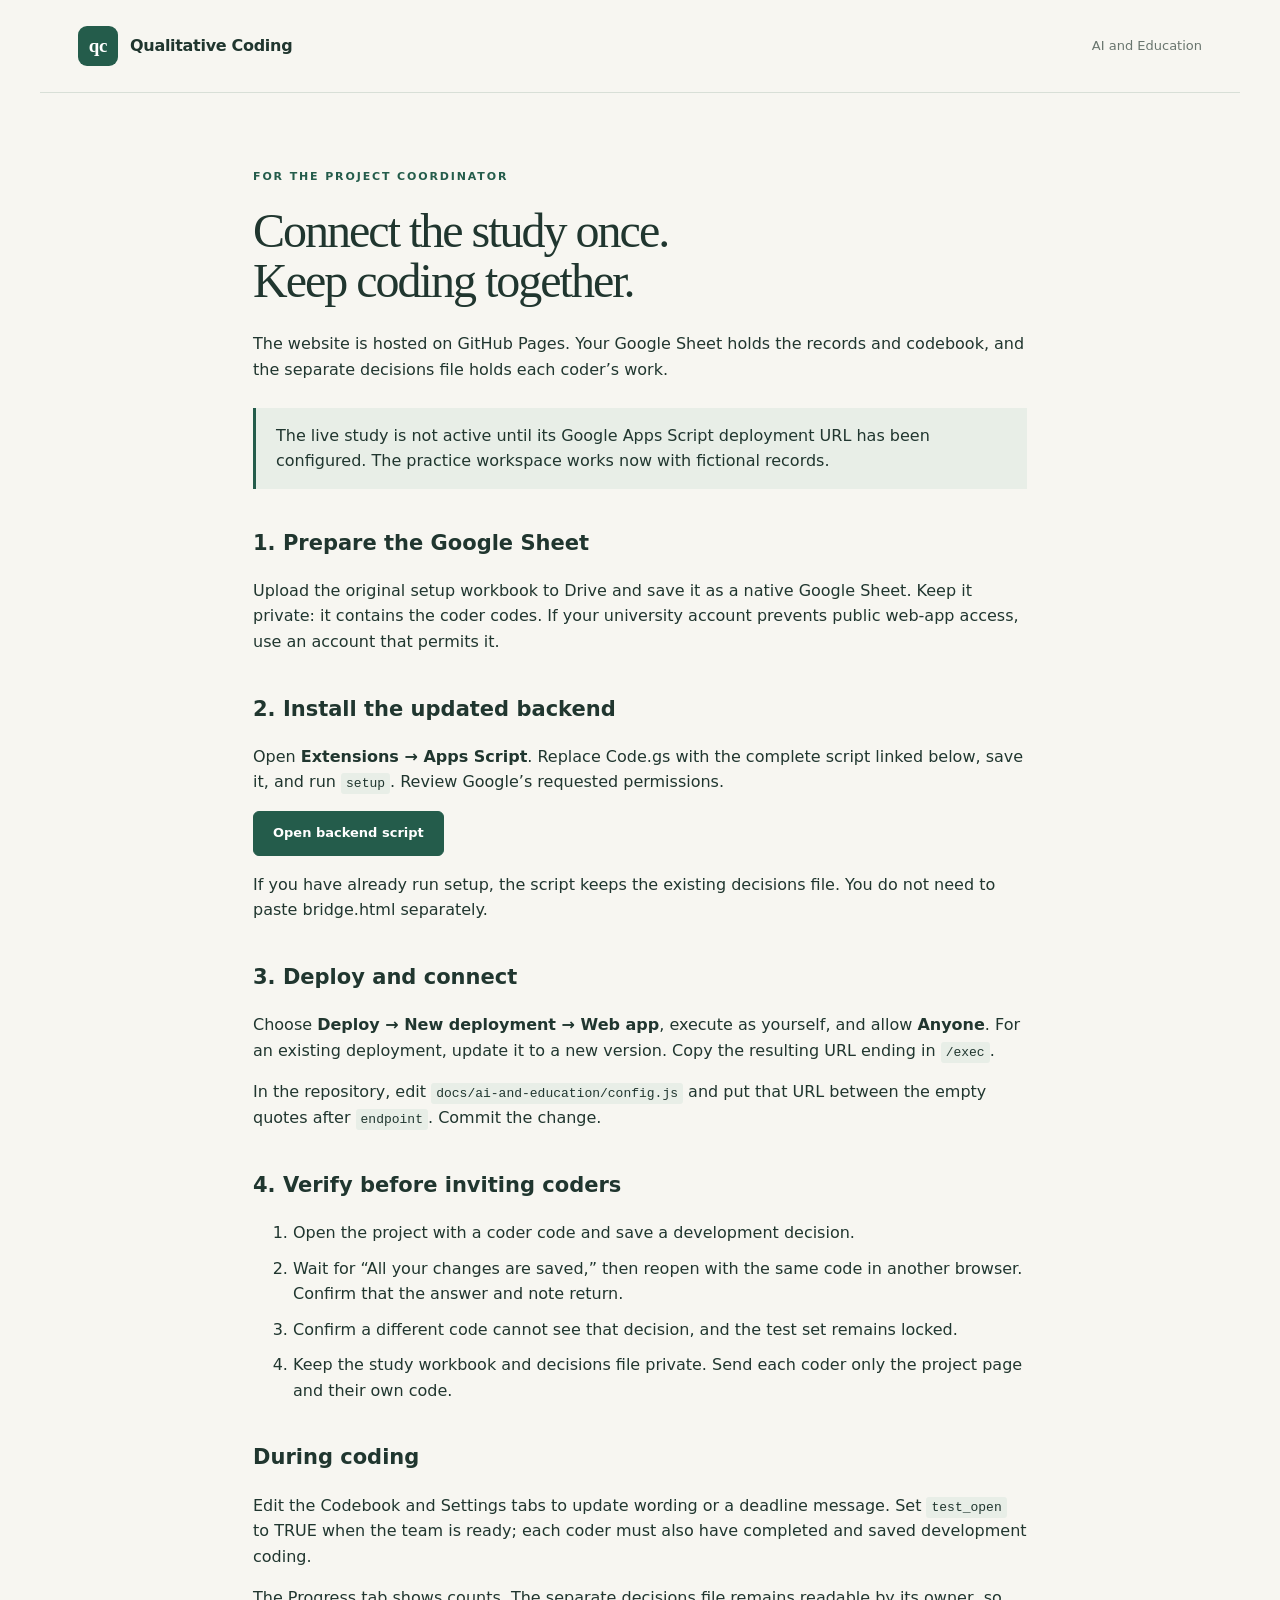
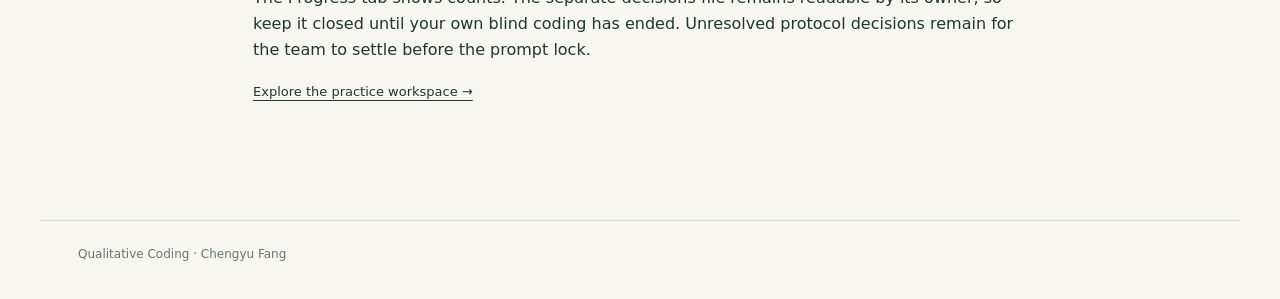
<file: docs/setup/index.html>
<!doctype html><html lang="en"><head><meta charset="utf-8"><meta name="viewport" content="width=device-width,initial-scale=1"><title>Coordinator setup · Qualitative Coding</title><link rel="stylesheet" href="../assets/site.css"></head><body><header><a class="brand" href="../"><span class="monogram">qc</span>Qualitative Coding</a><nav class="nav"><a href="../ai-and-education/">AI and Education</a></nav></header><main class="guide"><p class="eyebrow">For the project coordinator</p><h1>Connect the study once.<br>Keep coding together.</h1><p>The website is hosted on GitHub Pages. Your Google Sheet holds the records and codebook, and the separate decisions file holds each coder’s work.</p><div class="notice">The live study is not active until its Google Apps Script deployment URL has been configured. The practice workspace works now with fictional records.</div><h2>1. Prepare the Google Sheet</h2><p>Upload the original setup workbook to Drive and save it as a native Google Sheet. Keep it private: it contains the coder codes. If your university account prevents public web-app access, use an account that permits it.</p><h2>2. Install the updated backend</h2><p>Open <strong>Extensions → Apps Script</strong>. Replace Code.gs with the complete script linked below, save it, and run <code>setup</code>. Review Google’s requested permissions.</p><p><a class="button" href="https://github.com/chengyu-ucsb/qualitative-coding/blob/main/backend/Code.gs">Open backend script</a></p><p>If you have already run setup, the script keeps the existing decisions file. You do not need to paste bridge.html separately.</p><h2>3. Deploy and connect</h2><p>Choose <strong>Deploy → New deployment → Web app</strong>, execute as yourself, and allow <strong>Anyone</strong>. For an existing deployment, update it to a new version. Copy the resulting URL ending in <code>/exec</code>.</p><p>In the repository, edit <code>docs/ai-and-education/config.js</code> and put that URL between the empty quotes after <code>endpoint</code>. Commit the change.</p><h2>4. Verify before inviting coders</h2><ol><li>Open the project with a coder code and save a development decision.</li><li>Wait for “All your changes are saved,” then reopen with the same code in another browser. Confirm that the answer and note return.</li><li>Confirm a different code cannot see that decision, and the test set remains locked.</li><li>Keep the study workbook and decisions file private. Send each coder only the project page and their own code.</li></ol><h2>During coding</h2><p>Edit the Codebook and Settings tabs to update wording or a deadline message. Set <code>test_open</code> to TRUE when the team is ready; each coder must also have completed and saved development coding.</p><p>The Progress tab shows counts. The separate decisions file remains readable by its owner, so keep it closed until your own blind coding has ended. Unresolved protocol decisions remain for the team to settle before the prompt lock.</p><p><a class="text-link" href="../ai-and-education/?demo=1">Explore the practice workspace →</a></p></main><footer><span>Qualitative Coding · Chengyu Fang</span></footer></body></html>
</file>
<file: docs/assets/site.css>
:root{--paper:#f7f6f1;--ink:#20362f;--muted:#69756e;--line:#d8dfd7;--green:#245c4b;--soft:#e8eee7;--serif:Georgia,'Times New Roman',serif}*{box-sizing:border-box}body{margin:0;background:var(--paper);color:var(--ink);font:16px/1.6 system-ui,-apple-system,'Segoe UI',sans-serif}a{color:inherit}header{max-width:1200px;margin:auto;padding:26px 38px;display:flex;align-items:center;justify-content:space-between;border-bottom:1px solid var(--line)}.brand{display:flex;gap:12px;align-items:center;text-decoration:none;font-weight:650;letter-spacing:-.3px}.monogram{display:grid;place-items:center;width:40px;height:40px;background:var(--green);color:white;border-radius:9px;font-family:var(--serif);font-size:19px}.nav{display:flex;gap:26px;font-size:13px;color:var(--muted)}.nav a{text-decoration:none}.nav a:hover{text-decoration:underline}main{max-width:1200px;margin:auto;padding:64px 38px}.eyebrow{font-size:11px;font-weight:650;letter-spacing:.17em;text-transform:uppercase;color:var(--green)}.hero{display:grid;grid-template-columns:1.4fr 1fr;gap:90px;align-items:end;padding:12px 0 66px}h1{font:normal 64px/1.06 var(--serif);letter-spacing:-2px;margin:20px 0 24px;max-width:700px}.intro{max-width:530px;color:var(--muted);font-size:17px}.hero-aside{border-left:1px solid var(--line);padding-left:28px;margin-bottom:8px}.hero-aside p{font-size:14px;color:var(--muted)}.section-label{display:flex;justify-content:space-between;align-items:center;border-top:1px solid var(--line);padding-top:22px;margin-bottom:24px}.section-label h2{font-size:15px;font-weight:500;margin:0}.number{color:var(--muted);font-size:12px}.project{display:grid;grid-template-columns:270px 1fr;overflow:hidden;border:1px solid var(--line);border-radius:12px;background:#fff}.art{background:#dfe9df;min-height:290px;display:grid;place-items:center;position:relative;overflow:hidden}.art .a{font:italic 120px var(--serif);color:#315c49;z-index:1;letter-spacing:-20px;transform:translateX(-10px)}.art:before,.art:after{content:'';position:absolute;width:210px;height:210px;border:1px solid #a4bca8;border-radius:50%;transform:translate(-45px,35px)}.art:after{transform:translate(45px,-35px)}.project-body{padding:32px 38px}.project h3{font:normal 36px/1.15 var(--serif);letter-spacing:-.7px;margin:14px 0}.project p{max-width:640px;color:var(--muted);font-size:15px}.tag{font-size:10px;letter-spacing:.12em;text-transform:uppercase;color:var(--green)}.actions{display:flex;align-items:center;gap:24px;margin-top:26px;flex-wrap:wrap}.button{display:inline-block;background:var(--green);border:1px solid var(--green);color:#fff;padding:11px 19px;border-radius:6px;text-decoration:none;font-size:13px;font-weight:600}.button:hover{background:#183f33}.text-link{font-size:13px;text-underline-offset:4px}.workflow{display:grid;grid-template-columns:repeat(3,1fr);gap:40px;margin-top:64px}.workflow div{border-top:1px solid var(--line);padding-top:17px}.workflow b{font-size:14px;font-weight:550}.workflow p{font-size:13px;color:var(--muted);max-width:280px}footer{max-width:1200px;margin:36px auto 0;padding:24px 38px 36px;border-top:1px solid var(--line);display:flex;justify-content:space-between;font-size:12px;color:var(--muted)}.guide{max-width:850px}.guide h1{font-size:48px}.guide h2{font-size:21px;margin-top:38px}.guide li{margin:10px 0}.guide code{font-size:13px;background:var(--soft);padding:3px 5px;border-radius:3px}.notice{background:var(--soft);border-left:3px solid var(--green);padding:15px 20px;margin:25px 0}.guide pre{background:var(--soft);padding:20px;overflow:auto}.guide pre code{padding:0}:focus-visible{outline:3px solid #a45c28;outline-offset:5px}@media(max-width:760px){header{padding:18px 22px}.nav{gap:14px}.nav span{display:none}main{padding:38px 22px}.hero{grid-template-columns:1fr;gap:20px;padding-bottom:36px}h1{font-size:48px}.hero-aside{padding-left:18px}.project{grid-template-columns:1fr}.art{min-height:170px}.art .a{font-size:100px}.project-body{padding:26px}.project h3{font-size:31px}.workflow{grid-template-columns:1fr;gap:16px;margin-top:40px}.workflow p{max-width:100%}footer{padding:24px 22px;gap:20px}.guide h1{font-size:38px}}
</file>
